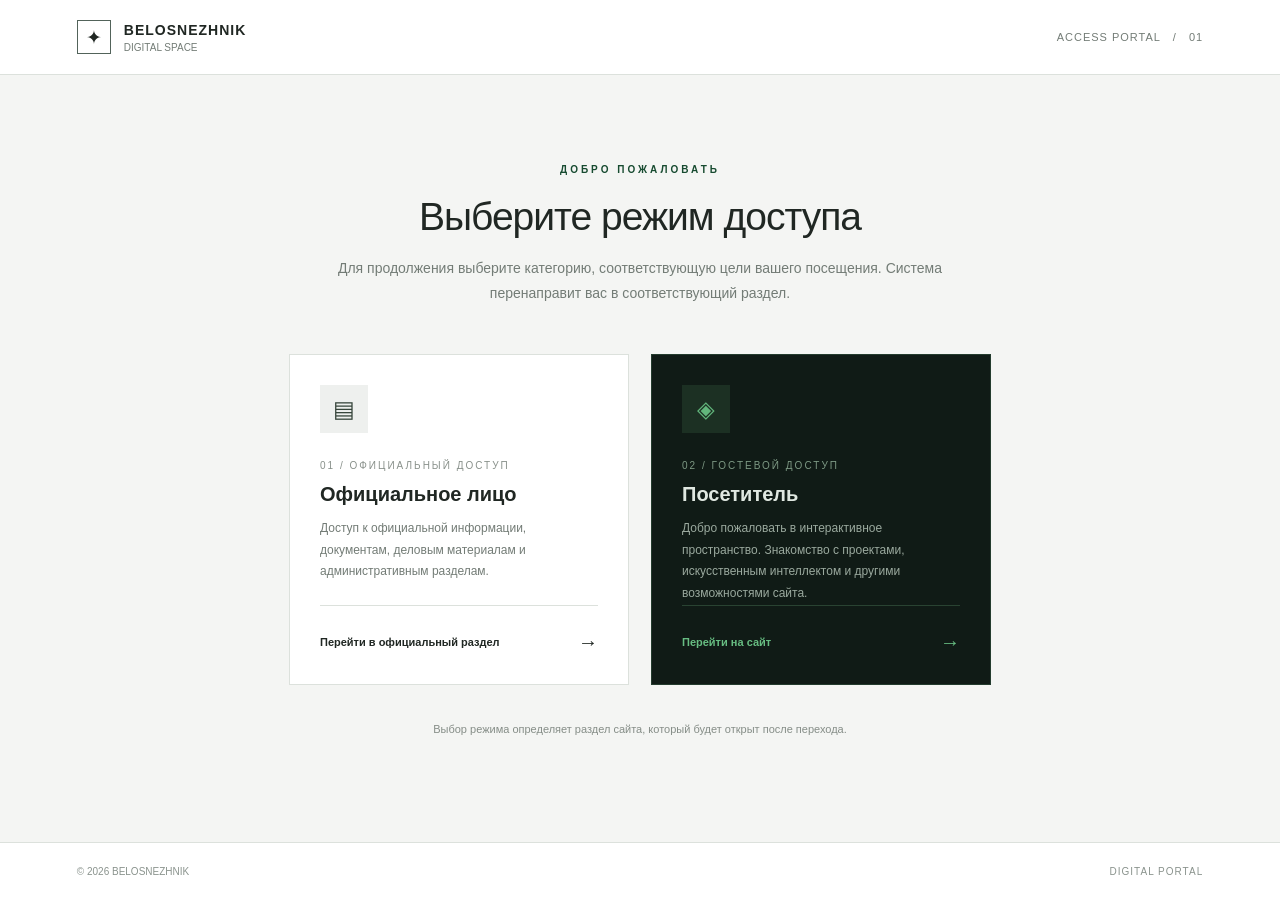
<file: index.html>
<!DOCTYPE html>
<html lang="ru">
<head>
<meta charset="UTF-8">
<meta name="viewport" content="width=device-width, initial-scale=1.0">
<title>Выбор режима доступа</title>

<style>
:root {
    --background: #f4f5f3;
    --white: #ffffff;
    --black: #202723;
    --gray: #737c76;
    --line: #dce1dc;
    --green: #174b30;
    --green-light: #e8f0ea;
}

* {
    margin: 0;
    padding: 0;
    box-sizing: border-box;
}

body {
    min-height: 100vh;
    background: var(--background);
    color: var(--black);
    font-family: Arial, Helvetica, sans-serif;
    display: flex;
    flex-direction: column;
}

/* HEADER */

.header {
    height: 75px;
    border-bottom: 1px solid var(--line);
    background: white;
    display: flex;
    align-items: center;
    justify-content: space-between;
    padding: 0 6%;
}

.brand {
    display: flex;
    align-items: center;
    gap: 13px;
}

.brand-symbol {
    width: 34px;
    height: 34px;
    border: 1px solid #52635a;
    display: flex;
    align-items: center;
    justify-content: center;
    font-size: 19px;
}

.brand-name {
    font-size: 14px;
    font-weight: 700;
    letter-spacing: 1px;
}

.brand-subtitle {
    color: var(--gray);
    font-size: 10px;
    margin-top: 4px;
}

.header-right {
    color: var(--gray);
    font-size: 11px;
    letter-spacing: 1px;
}

/* MAIN */

main {
    flex: 1;
    display: flex;
    flex-direction: column;
    align-items: center;
    justify-content: center;
    padding: 65px 20px 80px;
}

.intro {
    text-align: center;
    margin-bottom: 48px;
    max-width: 650px;
}

.intro-label {
    font-size: 10px;
    letter-spacing: 3px;
    color: var(--green);
    font-weight: 700;
    margin-bottom: 20px;
}

.intro h1 {
    font-size: clamp(27px, 4vw, 39px);
    font-weight: 500;
    letter-spacing: -1px;
    margin-bottom: 17px;
}

.intro p {
    color: var(--gray);
    font-size: 14px;
    line-height: 1.8;
}

/* CHOICE CARDS */

.choices {
    display: grid;
    grid-template-columns: repeat(2, minmax(0, 340px));
    gap: 22px;
    width: 100%;
    max-width: 702px;
}

.choice {
    background: white;
    border: 1px solid var(--line);
    padding: 30px;
    min-height: 290px;
    display: flex;
    flex-direction: column;
    transition: .2s ease;
    cursor: pointer;
    text-decoration: none;
    color: inherit;
}

.choice:hover {
    border-color: #8a9d8f;
    transform: translateY(-3px);
}

/* OFFICIAL */

.official .choice-icon {
    background: #eef0ee;
    color: #35443a;
}

.choice-icon {
    width: 48px;
    height: 48px;
    display: flex;
    align-items: center;
    justify-content: center;
    font-size: 23px;
    margin-bottom: 27px;
}

.choice-number {
    color: #89918b;
    font-size: 10px;
    letter-spacing: 2px;
    margin-bottom: 12px;
}

.choice h2 {
    font-size: 20px;
    font-weight: 600;
    margin-bottom: 12px;
}

.choice p {
    color: var(--gray);
    font-size: 12px;
    line-height: 1.8;
}

.choice-bottom {
    display: flex;
    align-items: center;
    justify-content: space-between;
    margin-top: auto;
    padding-top: 25px;
    border-top: 1px solid var(--line);
}

.choice-label {
    font-size: 11px;
    font-weight: 600;
}

.arrow {
    font-size: 20px;
    transition: .2s;
}

.choice:hover .arrow {
    transform: translateX(5px);
}

/* VISITOR */

.visitor {
    background: #101b16;
    border-color: #243c2e;
    color: #e0e8e1;
}

.visitor:hover {
    border-color: #3b8052;
}

.visitor .choice-icon {
    background: #1c3023;
    color: #62b67c;
}

.visitor .choice-number {
    color: #7d9984;
}

.visitor p {
    color: #9aa99e;
}

.visitor .choice-bottom {
    border-color: #294332;
}

.visitor .choice-label {
    color: #67bd82;
}

.visitor .arrow {
    color: #67bd82;
}

/* INFORMATION */

.notice {
    margin-top: 35px;
    color: #858d87;
    font-size: 11px;
    text-align: center;
    line-height: 1.7;
}

/* FOOTER */

.footer {
    min-height: 58px;
    border-top: 1px solid var(--line);
    background: white;
    display: flex;
    align-items: center;
    justify-content: space-between;
    padding: 0 6%;
    color: #8a938d;
    font-size: 10px;
}

.footer-right {
    letter-spacing: 1px;
}

/* RESPONSIVE */

@media(max-width: 650px) {
    .header {
        padding: 0 20px;
    }

    .header-right {
        display: none;
    }

    main {
        padding: 45px 18px;
    }

    .intro {
        margin-bottom: 32px;
    }

    .choices {
        grid-template-columns: 1fr;
        max-width: 400px;
        gap: 14px;
    }

    .choice {
        min-height: 250px;
    }

    .footer {
        padding: 15px 20px;
        gap: 10px;
        flex-wrap: wrap;
    }
}
</style>
</head>

<body>

<!-- HEADER -->

<header class="header">

    <div class="brand">

        <div class="brand-symbol">✦</div>

        <div>
            <div class="brand-name">BELOSNЕZHNIK</div>
            <div class="brand-subtitle">
                DIGITAL SPACE
            </div>
        </div>

    </div>

    <div class="header-right">
        ACCESS PORTAL &nbsp; / &nbsp; 01
    </div>

</header>


<!-- MAIN -->

<main>

    <section class="intro">

        <div class="intro-label">
            ДОБРО ПОЖАЛОВАТЬ
        </div>

        <h1>Выберите режим доступа</h1>

        <p>
            Для продолжения выберите категорию,
            соответствующую цели вашего посещения.
            Система перенаправит вас в соответствующий раздел.
        </p>

    </section>


    <!-- CHOICES -->

    <section class="choices">

        <!-- OFFICIAL -->

        <a href="official.html"
           class="choice official">

            <div class="choice-icon">
                ▤
            </div>

            <div class="choice-number">
                01 / ОФИЦИАЛЬНЫЙ ДОСТУП
            </div>

            <h2>Официальное лицо</h2>

            <p>
                Доступ к официальной информации,
                документам, деловым материалам
                и административным разделам.
            </p>

            <div class="choice-bottom">

                <span class="choice-label">
                    Перейти в официальный раздел
                </span>

                <span class="arrow">→</span>

            </div>

        </a>


        <!-- VISITOR -->

        <a href="index3.html"
           class="choice visitor">

            <div class="choice-icon">
                ◈
            </div>

            <div class="choice-number">
                02 / ГОСТЕВОЙ ДОСТУП
            </div>

            <h2>Посетитель</h2>

            <p>
                Добро пожаловать в интерактивное
                пространство. Знакомство с проектами,
                искусственным интеллектом и другими
                возможностями сайта.
            </p>

            <div class="choice-bottom">

                <span class="choice-label">
                    Перейти на сайт
                </span>

                <span class="arrow">→</span>

            </div>

        </a>

    </section>


    <div class="notice">
        Выбор режима определяет раздел сайта,
        который будет открыт после перехода.
    </div>

</main>


<!-- FOOTER -->

<footer class="footer">

    <div>
        © 2026 BELOSNЕZHNIK
    </div>

    <div class="footer-right">
        DIGITAL PORTAL
    </div>

</footer>

</body>
</html>
</file>
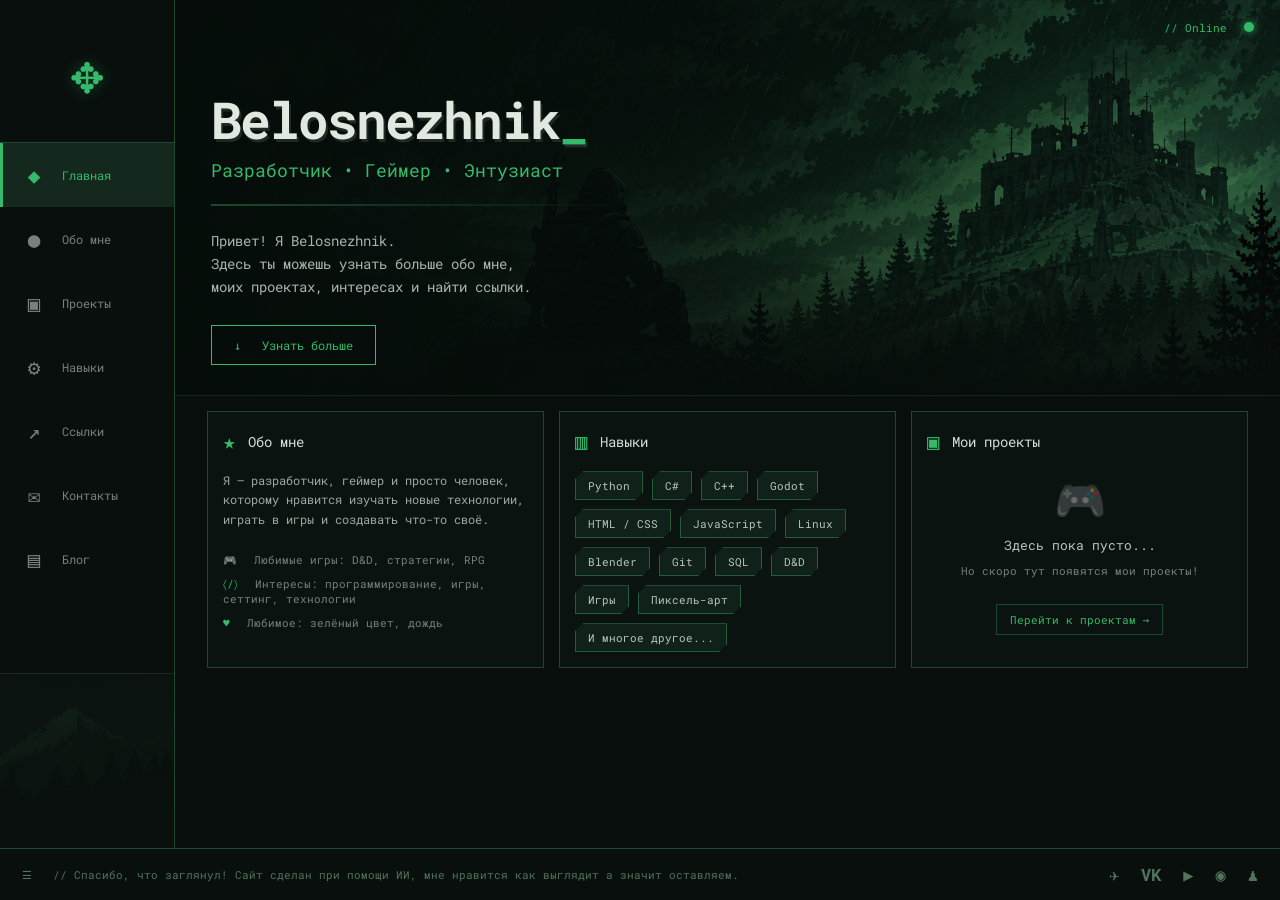
<file: index3.html>
<!DOCTYPE html>
<html lang="ru">
<head>
<meta charset="UTF-8">
<meta name="viewport" content="width=device-width, initial-scale=1.0">
<title>Belosnezhnik — Portfolio</title>

<style>
@import url('https://fonts.googleapis.com/css2?family=Roboto+Mono:wght@400;500;600;700&display=swap');

:root {
    --bg: #080e0c;
    --panel: #0b1411;
    --panel-light: #101b16;
    --green: #35b96a;
    --green-dark: #174b30;
    --border: #1b4830;
    --text: #d0d8d1;
    --muted: #77827b;
    --sidebar-width: 175px;
    --footer-height: 52px;
}

* {
    margin: 0;
    padding: 0;
    box-sizing: border-box;
}

html {
    scroll-behavior: smooth;
}

body {
    background: var(--bg);
    color: var(--text);
    font-family: 'Roboto Mono', monospace;
    min-height: 100vh;
    font-size: 13px;
}

/* =========================
   SIDEBAR
========================= */

.sidebar {
    position: fixed;
    left: 0;
    top: 0;
    bottom: var(--footer-height);
    width: var(--sidebar-width);
    background: #090f0d;
    border-right: 1px solid var(--border);
    display: flex;
    flex-direction: column;
    z-index: 10;
}

.logo {
    height: 143px;
    display: flex;
    align-items: center;
    justify-content: center;
    border-bottom: 1px solid var(--border);
    color: var(--green);
    font-size: 55px;
}

.logo span {
    text-shadow: 0 0 15px #35b96a55;
}

.navigation {
    display: flex;
    flex-direction: column;
    padding-top: 0;
}

.nav-button {
    width: 100%;
    height: 64px;
    display: flex;
    align-items: center;
    gap: 17px;
    padding: 0 20px;
    border: none;
    border-left: 3px solid transparent;
    background: transparent;
    color: var(--muted);
    font-family: inherit;
    font-size: 12px;
    text-align: left;
    cursor: pointer;
    transition: .2s;
}

.nav-button:hover {
    color: var(--green);
    background: #102019;
}

.nav-button.active {
    color: var(--green);
    background: #14281e;
    border-left-color: var(--green);
}

.nav-icon {
    width: 22px;
    font-size: 21px;
    text-align: center;
}

.sidebar-bottom {
    margin-top: auto;
    height: 175px;
    border-top: 1px solid var(--border);
    background:
        linear-gradient(0deg, #09120d 5%, transparent 100%),
        url("bg2.png") center bottom / cover no-repeat;
    opacity: .5;
}

/* =========================
   MAIN
========================= */

.main {
    margin-left: var(--sidebar-width);
    margin-bottom: var(--footer-height);
    min-height: calc(100vh - var(--footer-height));
}

/* =========================
   HERO / BACKGROUND
========================= */

.hero {
    min-height: 395px;
    position: relative;
    padding: 85px 36px 30px;

    background:
        linear-gradient(
            90deg,
            rgba(5, 12, 9, .98) 0%,
            rgba(5, 12, 9, .85) 37%,
            rgba(5, 12, 9, .25) 100%
        ),
        linear-gradient(
            0deg,
            #080e0c 0%,
            transparent 35%
        ),
        url("bg.png");

    background-size: cover;
    background-position: center;
    border-bottom: 1px solid #10271b;
}

.online {
    position: absolute;
    top: 20px;
    right: 26px;
    color: var(--green);
    font-size: 11px;
}

.online-dot {
    display: inline-block;
    width: 10px;
    height: 10px;
    background: var(--green);
    border-radius: 50%;
    margin-left: 10px;
    box-shadow: 0 0 10px var(--green);
}

.hero h1 {
    font-size: clamp(30px, 4vw, 57px);
    font-weight: 700;
    color: #e0e8df;
    letter-spacing: -2px;
    text-shadow: 2px 3px 0 #53625855;
    margin-bottom: 5px;
}

.cursor {
    color: var(--green);
}

.subtitle {
    font-size: 18px;
    color: var(--green);
    margin-bottom: 22px;
}

.hero-line {
    height: 2px;
    max-width: 420px;
    background: linear-gradient(90deg, var(--green-dark), transparent);
    margin-bottom: 23px;
}

.description {
    color: #aab4ad;
    font-size: 14px;
    line-height: 1.65;
    max-width: 440px;
}

.primary-button {
    display: inline-block;
    margin-top: 27px;
    padding: 11px 22px;
    background: transparent;
    border: 1px solid var(--green);
    color: var(--green);
    font-family: inherit;
    font-size: 12px;
    cursor: pointer;
    transition: .2s;
}

.primary-button:hover {
    background: var(--green);
    color: #07100b;
    box-shadow: 0 0 15px #35b96a44;
}

/* =========================
   PAGE CONTENT
========================= */

.page {
    display: none;
    animation: appear .25s ease;
}

.page.active {
    display: block;
}

@keyframes appear {
    from { opacity: 0; transform: translateY(5px); }
    to { opacity: 1; transform: translateY(0); }
}

.page-header {
    padding: 25px 32px 0;
}

.page-header h2 {
    font-size: 23px;
    color: var(--green);
    margin-bottom: 8px;
}

.page-header p {
    color: var(--muted);
}

.cards {
    display: grid;
    grid-template-columns: repeat(3, minmax(0, 1fr));
    gap: 15px;
    padding: 0 32px 24px;
    margin-top: 15px;
}

.card {
    min-height: 230px;
    background: rgba(11, 20, 16, .88);
    border: 1px solid var(--border);
    padding: 15px;
    transition: .2s;
}

.card:hover {
    border-color: var(--green-dark);
}

.card-title {
    display: flex;
    align-items: center;
    gap: 12px;
    font-size: 14px;
    color: #d5ded6;
    margin-bottom: 16px;
}

.card-icon {
    color: var(--green);
    font-size: 21px;
}

.card-text {
    color: #9da89f;
    font-size: 12px;
    line-height: 1.6;
}

.card-details {
    margin-top: 23px;
    display: flex;
    flex-direction: column;
    gap: 9px;
    color: var(--muted);
    font-size: 11px;
}

.detail-icon {
    color: var(--green);
    margin-right: 10px;
}

/* =========================
   SKILLS
========================= */

.skills {
    display: flex;
    flex-wrap: wrap;
    gap: 9px;
}

.skill {
    padding: 6px 12px;
    color: #b9c7bb;
    border: 1px solid #245c39;
    background: #102119;
    font-size: 11px;
    cursor: default;
    clip-path: polygon(
        8px 0, 100% 0, 100% calc(100% - 8px),
        calc(100% - 8px) 100%, 0 100%, 0 8px
    );
}

.skill:hover {
    color: var(--green);
    border-color: var(--green);
}

/* =========================
   PROJECTS
========================= */

.empty-projects {
    min-height: 160px;
    display: flex;
    flex-direction: column;
    align-items: center;
    justify-content: center;
    text-align: center;
    gap: 10px;
}

.empty-icon {
    font-size: 42px;
    opacity: .5;
}

.empty-projects p {
    color: #b9c4ba;
}

.empty-projects small {
    color: var(--muted);
}

.card-button {
    margin-top: 16px;
    padding: 7px 13px;
    background: transparent;
    color: var(--green);
    border: 1px solid var(--green-dark);
    font-family: inherit;
    font-size: 11px;
    cursor: pointer;
}

.card-button:hover {
    background: var(--green);
    color: black;
}

/* =========================
   OTHER PAGES
========================= */

.inner-content {
    padding: 25px 32px;
}

.inner-card {
    background: var(--panel);
    border: 1px solid var(--border);
    padding: 22px;
    margin-bottom: 15px;
}

.inner-card h3 {
    color: var(--green);
    margin-bottom: 12px;
}

.inner-card p {
    color: #9da89f;
    line-height: 1.8;
}

/* =========================
   FOOTER
========================= */

.footer {
    position: fixed;
    bottom: 0;
    left: 0;
    width: 100%;
    height: var(--footer-height);
    background: #080f0c;
    border-top: 1px solid var(--border);
    display: flex;
    align-items: center;
    justify-content: space-between;
    padding: 0 22px;
    z-index: 20;
}

.footer-left {
    color: #52745e;
    font-size: 11px;
}

.footer-links {
    display: flex;
    align-items: center;
    gap: 22px;
}

.footer-links a {
    text-decoration: none;
    color: #52745e;
    font-size: 17px;
    font-weight: bold;
    transition: .2s;
}

.footer-links a:hover {
    color: var(--green);
}

/* =========================
   RESPONSIVE
========================= */

@media (max-width: 950px) {
    .cards {
        grid-template-columns: repeat(2, minmax(0, 1fr));
    }
}

@media (max-width: 650px) {
    :root {
        --sidebar-width: 65px;
    }

    .logo {
        height: 80px;
        font-size: 30px;
    }

    .nav-button {
        justify-content: center;
        padding: 0;
        height: 55px;
    }

    .nav-button span:last-child {
        display: none;
    }

    .nav-icon {
        font-size: 20px;
    }

    .sidebar-bottom {
        display: none;
    }

    .hero {
        min-height: 340px;
        padding: 75px 20px 25px;
    }

    .hero h1 {
        font-size: 30px;
    }

    .subtitle {
        font-size: 13px;
    }

    .description {
        font-size: 12px;
    }

    .cards {
        grid-template-columns: 1fr;
        padding: 0 15px 20px;
    }

    .page-header {
        padding: 20px 15px;
    }

    .footer {
        padding: 0 10px;
    }

    .footer-links {
        gap: 12px;
    }
}
</style>
</head>

<body>

<!-- =========================
     SIDEBAR
========================= -->

<aside class="sidebar">

    <div class="logo">
        <span>✥</span>
    </div>

    <nav class="navigation">

        <button class="nav-button active"
            onclick="openPage('home', this)">
            <span class="nav-icon">◆</span>
            <span>Главная</span>
        </button>

        <button class="nav-button"
            onclick="openPage('about', this)">
            <span class="nav-icon">●</span>
            <span>Обо мне</span>
        </button>

        <button class="nav-button"
            onclick="openPage('projects', this)">
            <span class="nav-icon">▣</span>
            <span>Проекты</span>
        </button>

        <button class="nav-button"
            onclick="openPage('skills', this)">
            <span class="nav-icon">⚙</span>
            <span>Навыки</span>
        </button>

        <button class="nav-button"
            onclick="openPage('links', this)">
            <span class="nav-icon">↗</span>
            <span>Ссылки</span>
        </button>

        <button class="nav-button"
            onclick="openPage('contacts', this)">
            <span class="nav-icon">✉</span>
            <span>Контакты</span>
        </button>

        <button class="nav-button"
            onclick="openPage('blog', this)">
            <span class="nav-icon">▤</span>
            <span>Блог</span>
        </button>

    </nav>

    <div class="sidebar-bottom"></div>

</aside>


<!-- =========================
     MAIN
========================= -->

<main class="main">

    <!-- HERO -->
    <header class="hero">

        <div class="online">
            // Online <span class="online-dot"></span>
        </div>

        <h1>Belosnezhnik<span class="cursor">_</span></h1>

        <div class="subtitle">
            Разработчик • Геймер • Энтузиаст
        </div>

        <div class="hero-line"></div>

        <p class="description">
            Привет! Я Belosnezhnik.<br>
            Здесь ты можешь узнать больше обо мне,<br>
            моих проектах, интересах и найти ссылки.
        </p>

        <button class="primary-button"
            onclick="openPage('about',
            document.querySelectorAll('.nav-button')[1])">
            ↓ &nbsp; Узнать больше
        </button>

    </header>


    <!-- =========================
         HOME PAGE
    ========================= -->

    <section class="page active" id="home">

        <div class="cards">

            <!-- ABOUT CARD -->
            <article class="card">

                <div class="card-title">
                    <span class="card-icon">★</span>
                    <span>Обо мне</span>
                </div>

                <p class="card-text">
                    Я — разработчик, геймер и просто
                    человек, которому нравится изучать
                    новые технологии, играть в игры
                    и создавать что-то своё.
                </p>

                <div class="card-details">
                    <div><span class="detail-icon">🎮</span>
                        Любимые игры: D&D, стратегии, RPG
                    </div>
                    <div><span class="detail-icon">〈/〉</span>
                        Интересы: программирование, игры, сеттинг, технологии
                    </div>
                    <div><span class="detail-icon">♥</span>
                        Любимое: зелёный цвет, дождь
                    </div>
                </div>

            </article>


            <!-- SKILLS CARD -->
            <article class="card">

                <div class="card-title">
                    <span class="card-icon">▥</span>
                    <span>Навыки</span>
                </div>

                <div class="skills">
                    <span class="skill">Python</span>
                    <span class="skill">C#</span>
                    <span class="skill">C++</span>
                    <span class="skill">Godot</span>
                    <span class="skill">HTML / CSS</span>
                    <span class="skill">JavaScript</span>
                    <span class="skill">Linux</span>
                    <span class="skill">Blender</span>
                    <span class="skill">Git</span>
                    <span class="skill">SQL</span>
                    <span class="skill">D&D</span>
                    <span class="skill">Игры</span>
                    <span class="skill">Пиксель-арт</span>
                    <span class="skill">И многое другое...</span>
                </div>

            </article>


            <!-- PROJECTS CARD -->
            <article class="card">

                <div class="card-title">
                    <span class="card-icon">▣</span>
                    <span>Мои проекты</span>
                </div>

                <div class="empty-projects">
                    <span class="empty-icon">🎮</span>
                    <p>Здесь пока пусто...</p>
                    <small>Но скоро тут появятся мои проекты!</small>

                    <button class="card-button"
                        onclick="openPage('projects',
                        document.querySelectorAll('.nav-button')[2])">
                        Перейти к проектам →
                    </button>
                </div>

            </article>

        </div>

    </section>


    <!-- =========================
         ABOUT PAGE
    ========================= -->

    <section class="page" id="about">

        <div class="page-header">
            <h2>Обо мне</h2>
            <p>// Немного информации обо мне</p>
        </div>

        <div class="inner-content">

            <div class="inner-card">
                <h3>Привет!</h3>
                <p>
                    Здесь можно разместить подробную
                    информацию о себе, своих увлечениях,
                    интересах и занятиях.
                </p>
            </div>

            <div class="inner-card">
                <h3>Мои интересы</h3>
                <p>Программирование, игры, технологии,
                творчество и многое другое.</p>
            </div>

        </div>

    </section>


    <!-- =========================
         PROJECTS PAGE
    ========================= -->

    <section class="page" id="projects">

        <div class="page-header">
            <h2>Мои проекты</h2>
            <p>// Мои разработки и работы</p>
        </div>

        <div class="inner-content">
            <div class="inner-card">
                <h3>Проект 01</h3>
                <p>Описание проекта.</p>
            </div>

            <div class="inner-card">
                <h3>Проект 02</h3>
                <p>Описание проекта.</p>
            </div>
        </div>

    </section>


    <!-- =========================
         SKILLS PAGE
    ========================= -->

    <section class="page" id="skills">

        <div class="page-header">
            <h2>Навыки</h2>
            <p>// Технологии и инструменты</p>
        </div>

        <div class="inner-content">
            <div class="inner-card">
                <h3>Мои навыки</h3>
                <div class="skills">
                    <span class="skill">Python</span>
                    <span class="skill">C#</span>
                    <span class="skill">C++</span>
                    <span class="skill">Godot</span>
                    <span class="skill">HTML / CSS</span>
                    <span class="skill">JavaScript</span>
                    <span class="skill">Linux</span>
                    <span class="skill">Blender</span>
                    <span class="skill">Git</span>
                    <span class="skill">SQL</span>
                </div>
            </div>
        </div>

    </section>


    <!-- =========================
         LINKS PAGE
    ========================= -->

    <section class="page" id="links">

        <div class="page-header">
            <h2>Ссылки</h2>
            <p>// Мои ресурсы в интернете</p>
        </div>

        <div class="inner-content">
            <div class="inner-card">
                <h3>Полезные ссылки</h3>
                <p>Здесь будут располагаться ссылки.</p>
            </div>
        </div>

    </section>


    <!-- =========================
         CONTACTS PAGE
    ========================= -->

    <section class="page" id="contacts">

        <div class="page-header">
            <h2>Контакты</h2>
            <p>// Связаться со мной</p>
        </div>

        <div class="inner-content">
            <div class="inner-card">
                <h3>Мои контакты</h3>
                <p>Здесь можно разместить контактную информацию.</p>
            </div>
        </div>

    </section>


    <!-- =========================
         BLOG PAGE
    ========================= -->

    <section class="page" id="blog">

        <div class="page-header">
            <h2>Блог</h2>
            <p>// Новости и публикации</p>
        </div>

        <div class="inner-content">
            <div class="inner-card">
                <h3>Записи</h3>
                <p>Здесь пока нет публикаций.</p>
            </div>
        </div>

    </section>

</main>


<!-- =========================
     FOOTER
========================= -->

<footer class="footer">

    <div class="footer-left">
        ☰ &nbsp; // Спасибо, что заглянул! Сайт сделан при помощи ИИ, мне нравится как выглядит а значит оставляем.
    </div>

    <div class="footer-links">
        <a href="#" title="Telegram">✈</a>
        <a href="#" title="VK">VK</a>
        <a href="#" title="YouTube">▶</a>
        <a href="#" title="GitHub">◉</a>
        <a href="#" title="Steam">♟</a>
    </div>

</footer>


<!-- =========================
     JAVASCRIPT
========================= -->

<script>

function openPage(pageId, button) {

    // Скрываем все страницы
    document.querySelectorAll('.page').forEach(page => {
        page.classList.remove('active');
    });

    // Убираем активное состояние кнопок
    document.querySelectorAll('.nav-button').forEach(btn => {
        btn.classList.remove('active');
    });

    // Показываем выбранную страницу
    const page = document.getElementById(pageId);

    if (page) {
        page.classList.add('active');
    }

    // Подсвечиваем выбранную кнопку
    if (button) {
        button.classList.add('active');
    }

    // Возвращаем прокрутку вверх
    document.querySelector('.main').scrollTop = 0;
}

</script>

</body>
</html>
</file>
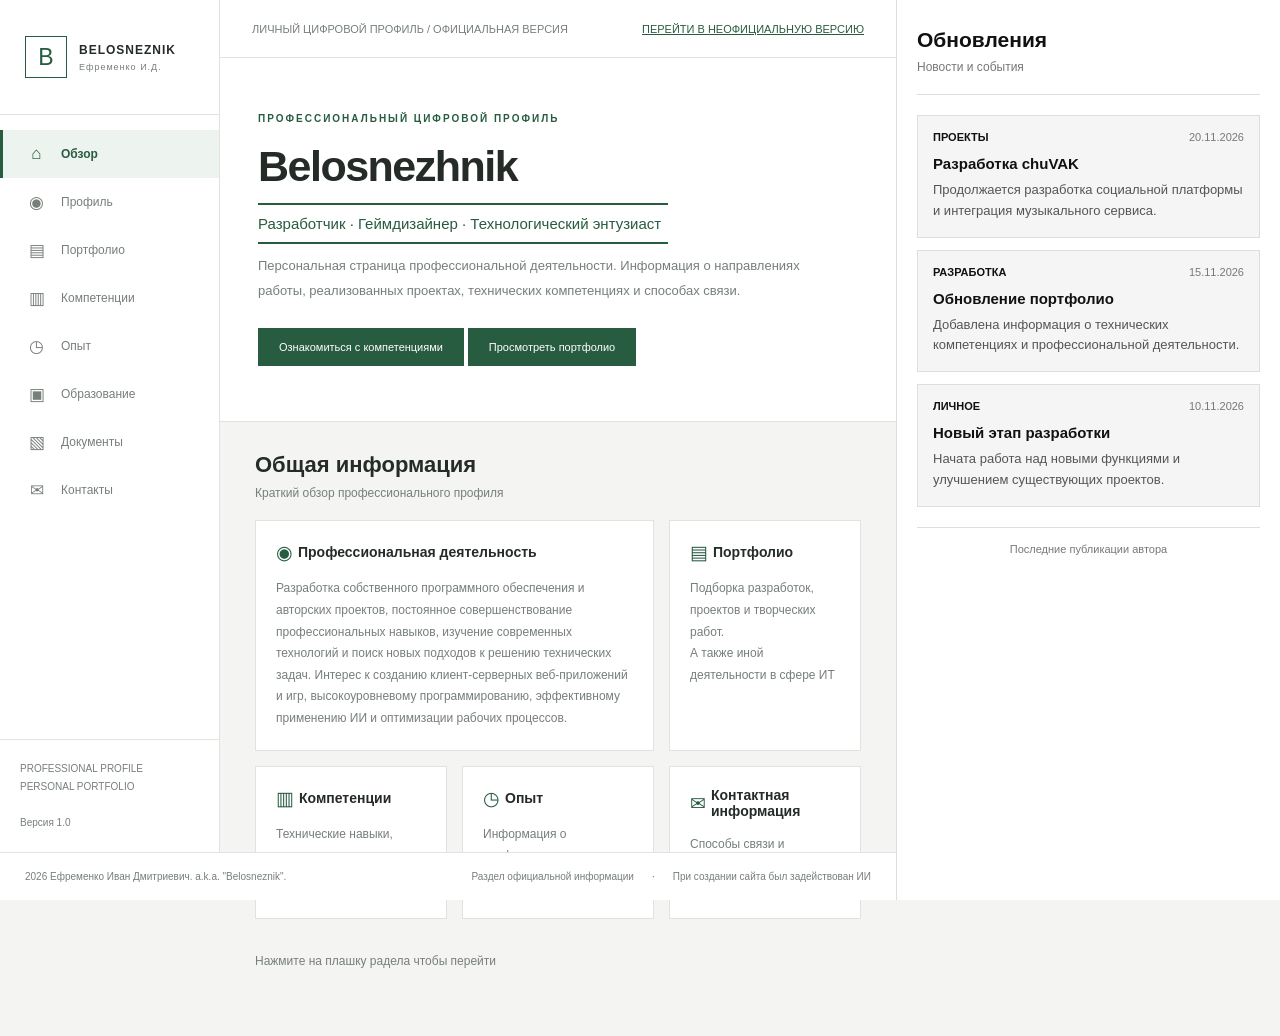
<file: official.html>
<!DOCTYPE html>
<html lang="ru">
<head>
<meta charset="UTF-8">
<meta name="viewport" content="width=device-width, initial-scale=1.0">
<title>Ефременко И.Д. — Цифровой профиль</title>

<style>
:root {
    --bg: #f4f5f3;
    --white: #ffffff;
    --text: #252b27;
    --muted: #777f79;
    --line: #dfe4df;
    --green: #285c40;
    --green-light: #edf3ee;
    --sidebar: #ffffff;
    --sidebar-width: 220px;
    --footer-height: 48px;

    /* Уровни компетенций */
    --skill-beginner: #ff5555;
    --skill-basic: #ff963d;
    --skill-intermediate: #f0d344;
    --skill-advanced: #a5d94e;
    --skill-expert: #35d47b;
    --skill-learning: #50aaff;

    /* Фон */
    --skill-bg-opacity: 0.22;
}

* {
    margin: 0;
    padding: 0;
    box-sizing: border-box;
}

body {
    font-family: Arial, sans-serif;
    background: var(--bg);
    color: var(--text);
    font-size: 14px;
}

/* SIDEBAR */

.sidebar {
    position: fixed;
    inset: 0 auto var(--footer-height) 0;
    width: var(--sidebar-width);
    background: var(--sidebar);
    border-right: 1px solid var(--line);
    display: flex;
    flex-direction: column;
    z-index: 10;
}

.logo {
    height: 115px;
    display: flex;
    align-items: center;
    padding: 25px;
    border-bottom: 1px solid var(--line);
}

.logo-symbol {
    width: 42px;
    height: 42px;
    border: 1px solid var(--green);
    color: var(--green);
    display: flex;
    align-items: center;
    justify-content: center;
    font-size: 23px;
}

.logo-text {
    margin-left: 12px;
    font-size: 12px;
    font-weight: bold;
    letter-spacing: 1px;
}

.logo-text small {
    display: block;
    margin-top: 5px;
    color: var(--muted);
    font-size: 9px;
    font-weight: normal;
}

.navigation {
    padding-top: 15px;
}

.nav-button {
    width: 100%;
    height: 48px;
    padding: 0 24px;
    display: flex;
    align-items: center;
    gap: 15px;
    background: transparent;
    border: none;
    border-left: 3px solid transparent;
    color: var(--muted);
    font-size: 12px;
    text-align: left;
    cursor: pointer;
    transition: .2s;
}

.nav-button:hover {
    background: #f4f7f4;
    color: var(--green);
}

.nav-button.active {
    color: var(--green);
    background: var(--green-light);
    border-left-color: var(--green);
    font-weight: 600;
}

.nav-icon {
    width: 19px;
    text-align: center;
    font-size: 17px;
}

.sidebar-info {
    margin-top: auto;
    padding: 20px;
    border-top: 1px solid var(--line);
    color: var(--muted);
    font-size: 10px;
    line-height: 1.8;
}

/* MAIN */

.main {
    margin-left: var(--sidebar-width);
    margin-bottom: var(--footer-height);
    min-height: calc(100vh - var(--footer-height));
}

/* HEADER */

.topbar {
    height: 58px;
    background: white;
    border-bottom: 1px solid var(--line);
    display: flex;
    align-items: center;
    justify-content: space-between;
    padding: 0 32px;
}

.breadcrumb {
    color: var(--muted);
    font-size: 11px;
}

.status {
    color: var(--green);
    font-size: 10px;
}

.status::before {
    content: "";
    display: inline-block;
    width: 7px;
    height: 7px;
    border-radius: 50%;
    background: #47885b;
    margin-right: 8px;
}

/* HERO */

.hero {
    background: white;
    padding: 55px 38px;
    border-bottom: 1px solid var(--line);
    display: none;
}

.hero.active {
    display: block;
}

.hero-label {
    color: var(--green);
    font-size: 10px;
    letter-spacing: 2px;
    margin-bottom: 18px;
    font-weight: 600;
}

.hero h1 {
    font-size: clamp(30px, 4vw, 43px);
    font-weight: 600;
    letter-spacing: -1.5px;
    margin-bottom: 12px;
}

.hero-subtitle {
    color: var(--green);
    font-size: 15px;
    margin-bottom: 23px;
}

.hero-line {
    width: 85px;
    height: 2px;
    background: var(--green);
    margin-bottom: 22px;
}

.hero-description {
    max-width: 590px;
    color: var(--muted);
    line-height: 1.9;
    font-size: 13px;
}

.hero-button {
    display: inline-block;
    margin-top: 25px;
    padding: 12px 20px;
    background: var(--green);
    color: white;
    border: 1px solid var(--green);
    font-size: 11px;
    cursor: pointer;
}

.hero-button:hover {
    background: #1d4931;
}

/* PAGE CONTENT */

.page {
    display: none;
    animation: show .2s ease;
}

.page.active {
    display: block;
}

@keyframes show {
    from {opacity: 0; transform: translateY(5px);}
    to {opacity: 1; transform: translateY(0);}
}

.section-heading {
    padding: 30px 35px 20px;
}

.section-heading h2 {
    font-size: 22px;
    font-weight: 600;
    margin-bottom: 8px;
}

.section-heading p {
    color: var(--muted);
    font-size: 12px;
}

.content {
    padding: 0 35px 35px;
}

/* GRID */

.grid {
    display: grid;
    grid-template-columns: repeat(3, minmax(0, 1fr));
    gap: 15px;
}

.card {
    background: white;
    border: 1px solid var(--line);
    padding: 20px;
}

.card h3 {
    font-size: 14px;
    margin-bottom: 15px;
    font-weight: 600;
}

.card p {
    font-size: 12px;
    line-height: 1.8;
    color: var(--muted);
}

.card-icon {
    color: var(--green);
    font-size: 19px;
    margin-bottom: 14px;
}

/* PROFILE */

.profile-card {
    grid-column: span 2;
}

.profile-card-title {
    display: flex;
    align-items: center;
    gap: 5px;
}

.profile-details {
    display: grid;
    grid-template-columns: 1fr 1fr;
    gap: 14px;
    margin-top: 20px;
}

.detail {
    padding-top: 12px;
    border-top: 1px solid var(--line);
}

.detail small {
    color: var(--muted);
    display: block;
    margin-bottom: 5px;
    font-size: 10px;
}

.detail strong {
    font-size: 12px;
    font-weight: 500;
}

/* SKILLS */

.skill-group {
    margin-bottom: 24px;
}

.skill-group h3 {
    font-size: 13px;
    margin-bottom: 13px;
}

.skills {
    display: flex;
    flex-wrap: wrap;
    gap: 8px;
}

.skill {
    border: 1px solid #d9e3da;
    background: #f7f9f7;
    color: #395d43;
    padding: 8px 12px;
    font-size: 11px;
}


.skill {
    display: inline-block;
    padding: 6px 12px;
    border-radius: 6px;
    font-size: 14px;
    border: 1px solid currentColor;
    background: color-mix(in srgb, currentColor calc(var(--skill-bg-opacity) * 100%), transparent);
}

/* Начальный уровень */
.skill--beginner {
    color: var(--skill-beginner);
}

/* Базовые знания */
.skill--basic {
    color: var(--skill-basic);
}

/* Средний уровень */
.skill--intermediate {
    color: var(--skill-intermediate);
}

/* Хорошее владение */
.skill--advanced {
    color: var(--skill-advanced);
}

/* Отличное владение */
.skill--expert {
    color: var(--skill-expert);
}

/* В процессе изучения */
.skill--learning {
    color: var(--skill-learning);
}


/* PROJECTS */

.project {
    background: white;
    border: 1px solid var(--line);
    margin-bottom: 13px;
    padding: 22px;
}

.project-top {
    display: flex;
    justify-content: space-between;
    gap: 15px;
    margin-bottom: 12px;
}

.project h3 {
    font-size: 15px;
}

.project-status {
    font-size: 10px;
    color: var(--green);
}

.project p {
    color: var(--muted);
    font-size: 12px;
    line-height: 1.8;
}

.project-tags {
    display: flex;
    flex-wrap: wrap;
    gap: 7px;
    margin-top: 15px;
}

.project-tags span {
    background: #f0f3f0;
    padding: 6px 9px;
    color: #536357;
    font-size: 10px;
}

/* EXPERIENCE */

.timeline {
    border-left: 1px solid #cbd7cc;
    margin-left: 8px;
    padding-left: 24px;
}

.timeline-item {
    position: relative;
    padding-bottom: 30px;
}

.timeline-item::before {
    content: "";
    position: absolute;
    left: -29px;
    top: 4px;
    width: 9px;
    height: 9px;
    background: var(--green);
    border: 2px solid white;
    outline: 1px solid var(--green);
    border-radius: 50%;
}

.timeline-item h3 {
    font-size: 14px;
    margin-bottom: 7px;
}

.timeline-item small {
    color: var(--green);
    font-size: 10px;
}

.timeline-item p {
    color: var(--muted);
    font-size: 12px;
    margin-top: 10px;
    line-height: 1.8;
}

/* CONTACTS */

.contact-row {
    display: flex;
    justify-content: left;
    align-items: center;
    padding: 15px 0;
    border-bottom: 1px solid var(--line);
}

.contact-row span {
    color: var(--muted);
    font-size: 12px;
}

.contact-row a {
    color: var(--green);
    text-decoration: none;
    font-size: 12px;
    margin-left: 5px;
}

/* FOOTER */

.footer {
    position: fixed;
    bottom: 0;
    left: 0;
    width: 100%;
    height: var(--footer-height);
    background: white;
    border-top: 1px solid var(--line);
    display: flex;
    align-items: center;
    justify-content: space-between;
    padding: 0 25px;
    color: var(--muted);
    font-size: 10px;
    z-index: 20;
}

.footer.footer80{
    width: 80%;
}

.footer-links {
    display: flex;
    gap: 18px;
}

.footer-links a {
    color: var(--muted);
    text-decoration: none;
}

/* RESPONSIVE */

@media(max-width: 1000px) {
    .grid {
        grid-template-columns: repeat(2, minmax(0, 1fr));
    }
}

@media(max-width: 650px) {
    :root {
        --sidebar-width: 65px;
    }

    .logo {
        height: 75px;
        padding: 10px;
        justify-content: center;
    }

    .logo-symbol {
        width: 36px;
        height: 36px;
    }

    .logo-text,
    .sidebar-info,
    .nav-button span:last-child {
        display: none;
    }

    .nav-button {
        justify-content: center;
        padding: 0;
        height: 48px;
    }

    .hero {
        padding: 35px 20px;
    }

    .topbar {
        padding: 0 15px;
    }

    .content {
        padding: 0 15px 25px;
    }

    .section-heading {
        padding: 25px 15px 18px;
    }

    .grid {
        grid-template-columns: 1fr;
    }

    .profile-card {
        grid-column: span 1;
    }

    .profile-details {
        grid-template-columns: 1fr;
    }

    .footer {
        padding: 0 10px;
    }
}


:root {
    --updates-width: 30%;
    --updates-min-width: 180px;
    --updates-max-width: 680px;

    /* Белая панель */
    --updates-bg: #ffffff;
    --updates-card-bg: #f5f5f5;
    --updates-border: #dedede;
    --updates-text: #111111;
    --updates-muted: #666666;
    --updates-accent: #111111;

    --updates-speed: 0.3s;
}

.updates-toggle {
    display: none;
}

/* Панель */
.updates-panel {
    position: fixed;
    z-index: 999;
    top: 0;
    right: 0;

    width: clamp(
        var(--updates-min-width),
        var(--updates-width),
        var(--updates-max-width)
    );

    height: 100vh;
    box-sizing: border-box;

    background: var(--updates-bg);
    color: var(--updates-text);
    border-left: 1px solid var(--updates-border);

    display: flex;
    transition: transform var(--updates-speed) ease;
}

/* Кнопка */
.updates-toggle-btn {
    position: absolute;
    left: -42px;
    top: 50%;

    width: 42px;
    height: 64px;

    display: flex;
    align-items: center;
    justify-content: center;

    background: #ffffff;
    color: #111111;

    border: 1px solid var(--updates-border);
    border-right: none;

    cursor: pointer;
    transform: translateY(-50%);
}

.updates-arrow {
    transition: transform var(--updates-speed);
}

/* Содержимое */
.updates-content {
    width: 100%;
    height: 100%;
    box-sizing: border-box;
    overflow-y: auto;
    padding: 28px 20px;

    scrollbar-width: thin;
    scrollbar-color: #999 transparent;
}

/* Заголовок */
.updates-heading {
    padding-bottom: 20px;
    margin-bottom: 20px;
    border-bottom: 1px solid var(--updates-border);
}

.updates-heading h3 {
    margin: 0 0 6px;
    color: #111111;
    font-size: 21px;
}

.updates-heading span {
    color: #777777;
    font-size: 12px;
}

/* Новости */
.update-item {
    padding: 15px;
    margin-bottom: 12px;

    background: var(--updates-card-bg);
    border: 1px solid var(--updates-border);
    border-radius: 0;
}

.update-meta {
    display: flex;
    justify-content: space-between;
    gap: 8px;
    margin-bottom: 12px;
    font-size: 11px;
}

.update-category {
    color: #111111;
    font-weight: 700;
    text-transform: uppercase;
}

.update-date {
    color: #777777;
}

.update-item h4 {
    margin: 0 0 8px;
    color: #111111;
    font-size: 15px;
}

.update-item p {
    margin: 0;
    color: #555555;
    font-size: 13px;
    line-height: 1.6;
}

.updates-footer {
    padding-top: 15px;
    margin-top: 20px;
    border-top: 1px solid var(--updates-border);
    color: #777777;
    font-size: 11px;
    text-align: center;
}

/* Стрелка */
.updates-toggle:checked ~ .updates-panel .updates-arrow {
    transform: rotate(180deg);
}

/* Широкие экраны */
@media (min-width: 1000px) {
    body {
        margin-right: clamp(
            var(--updates-min-width),
            var(--updates-width),
            var(--updates-max-width)
        );
        transition: margin-right var(--updates-speed) ease;
    }

    .updates-panel {
        transform: translateX(0);
    }

    .updates-toggle-btn {
        display: none;
    }

    .footer{
        width: 70%;
    }
}

/* Узкие экраны */
@media (max-width: 999px) {
    .updates-panel {
        transform: translateX(100%);
    }

    .updates-toggle-btn {
        display: flex;
    }

    .updates-toggle:checked ~ .updates-panel {
        transform: translateX(0);
    }
}

</style>
</head>

<body>

<!-- SIDEBAR -->

<aside class="sidebar">

    <div class="logo">
        <div class="logo-symbol">B</div>
        <div class="logo-text">
            BELOSNEZNIK
            <small>Ефременко И.Д.</small>
        </div>
    </div>

    <nav class="navigation">

        <button class="nav-button active" id="nav-home"
            onclick="openPage('home',this)">
            <span class="nav-icon">⌂</span>
            <span>Обзор</span>
        </button>

        <button class="nav-button" id="nav-profile
            onclick="openPage('profile',this)">
            <span class="nav-icon">◉</span>
            <span>Профиль</span>
        </button>

        <button class="nav-button" id="nav-portfolio"
            onclick="openPage('portfolio',this)">
            <span class="nav-icon">▤</span>
            <span>Портфолио</span>
        </button>

        <button class="nav-button" id="nav-skills"
            onclick="openPage('skills',this)">
            <span class="nav-icon">▥</span>
            <span>Компетенции</span>
        </button>

        <button class="nav-button" id="nav-expirience"
            onclick="openPage('experience',this)">
            <span class="nav-icon">◷</span>
            <span>Опыт</span>
        </button>

        <button class="nav-button" id="nav-education"
            onclick="openPage('education',this)">
            <span class="nav-icon">▣</span>
            <span>Образование</span>
        </button>

        <button class="nav-button" id="nav-documents"
            onclick="openPage('documents',this)">
            <span class="nav-icon">▧</span>
            <span>Документы</span>
        </button>

        <button class="nav-button" id="nav-contacts"
            onclick="openPage('contacts',this)">
            <span class="nav-icon">✉</span>
            <span>Контакты</span>
        </button>

    </nav>

    <div class="sidebar-info">
        PROFESSIONAL PROFILE<br>
        PERSONAL PORTFOLIO<br><br>
        Версия 1.0
    </div>

</aside>

<main class="main">
    <header class="topbar">
        <div class="breadcrumb">
            ЛИЧНЫЙ ЦИФРОВОЙ ПРОФИЛЬ / ОФИЦИАЛЬНАЯ ВЕРСИЯ
        </div>
        <div class="breadcrumb" >
            <a href="index3.html" style="color: var(--green)">
            ПЕРЕЙТИ В НЕОФИЦИАЛЬНУЮ ВЕРСИЮ
            </a>
        </div>
    </header>

    <!-- HEROS -->

    <section class="hero active" id="home-hero">
        <div class="hero-label">ПРОФЕССИОНАЛЬНЫЙ ЦИФРОВОЙ ПРОФИЛЬ</div>

        <h1>Belosnezhnik</h1>

        <div class="hero-line" style="width: 410px; margin-bottom: 10px; margin-top: 10px;"></div>

        <div class="hero-subtitle" style="margin-bottom: 0px;">
            Разработчик · Геймдизайнер · Технологический энтузиаст
        </div>

        <div class="hero-line" style="width: 410px; margin-bottom: 10px; margin-top: 10px;"></div>

        <p class="hero-description">
            Персональная страница профессиональной деятельности.
            Информация о направлениях работы, реализованных проектах,
            технических компетенциях и способах связи.
        </p>

        <button class="hero-button"
            onclick="openPage('skills',
            document.querySelectorAll('.nav-button')[2])">
            Ознакомиться с компетенциями
        </button>

        <button class="hero-button"
            onclick="openPage('portfolio',
            document.querySelectorAll('.nav-button')[2])">
            Просмотреть портфолио
        </button>
    </section>

    <section class="hero" id="education-hero">

        <h1>Список образований</h1>

        <div class="hero-line" style="width: 190px; margin-bottom: 10px; margin-top: 10px;"></div>

        <div class="hero-subtitle" style="margin-bottom: 0px;">
            Школьное · СПО · Другое
        </div>

        <div class="hero-line" style="width: 190px; margin-bottom: 10px; margin-top: 10px;"></div>

        <p class="hero-description">
            Страница с информацией о полученном образовании, освоенных специальностях, пройденных курсах и профессиональной подготовке.
        </p>

    </section>


    <section class="hero" id="skills-hero">

        <h1>Компетенции</h1>

        <div class="hero-line" style="width: 390px; margin-bottom: 10px; margin-top: 10px;"></div>

        <div class="hero-subtitle" style="margin-bottom: 0px;">
            Технические навыки · Инструменты · Направления
        </div>

        <div class="hero-line" style="width: 390px; margin-bottom: 10px; margin-top: 10px;"></div>

        <p class="hero-description">
            Список технических компетенций и используемых инструментов.
            Цветовая маркировка отражает субъективную оценку автором
            собственного уровня владения каждым навыком.
        </p>

        <div class="skills" style="justify-content: center; margin-top: 20px;">
            <span class="skill skill--beginner">Начальный</span>
            <span class="skill skill--basic">Базовый</span>
            <span class="skill skill--intermediate">Средний</span>
            <span class="skill skill--advanced">Хороший</span>
            <span class="skill skill--expert">Отличный</span>
            <span class="skill skill--learning">Изучаю</span>
        </div>

    </section>

    <!-- PAGES -->

    <section class="page active" id="home">

        <div class="section-heading">
            <h2>Общая информация</h2>
            <p>Краткий обзор профессионального профиля</p>
        </div>

        <div class="content" style="padding: 0px 35px 0px;">

            <div class="grid">

                <article class="card profile-card">
                    <div class="profile-card-title">
                        <div class="card-icon">◉ </div>
                        <h3>Профессиональная деятельность</h3>
                    </div>
                    <p>
                    Разработка собственного программного обеспечения и авторских проектов, постоянное совершенствование профессиональных навыков, изучение современных технологий и поиск новых подходов к решению технических задач. Интерес к созданию клиент-серверных веб-приложений и игр, высокоуровневому программированию, эффективному применению ИИ и оптимизации рабочих процессов.
                    </p>
                </article>

                <article class="card"
                onclick="openPage('profile',document.getElementById('nav-profile'))"
                >
                    <div class="profile-card-title">
                        <div class="card-icon">▤</div>
                        <h3>Портфолио</h3>
                    </div>
                    <p>
                        Подборка разработок,
                        проектов и творческих работ.<br>
                        А также иной деятельности в сфере ИТ
                    </p>
                </article>

                <article class="card"
                onclick="openPage('skills',document.getElementById('nav-skills'))"
                >
                    <div class="profile-card-title">
                        <div class="card-icon">▥</div>
                        <h3>Компетенции</h3>
                    </div>
                    <p>
                        Технические навыки,
                        инструменты и технологии.
                    </p>
                </article>

                <article class="card"
                onclick="openPage('experience',document.getElementById('nav-experience'))"
                >
                    <div class="profile-card-title">
                        <div class="card-icon">◷</div>
                        <h3>Опыт</h3>
                    </div>
                    <p>
                        Информация о профессиональном
                        и проектном опыте.
                    </p>
                </article>

                <article class="card"
                onclick="openPage('contacts',document.getElementById('nav-contacts'))"
                >
                    <div class="profile-card-title">
                        <div class="card-icon">✉</div>
                        <h3>Контактная информация</h3>
                    </div>
                    <p>
                        Способы связи и взаимодействия
                        по вопросам сотрудничества.
                    </p>
                </article>

            </div>

        </div>

        <div class="section-heading" style="margin-top: 5px;">
            <p>Нажмите на плашку радела чтобы перейти</p>
        </div>
    </section>

    <section class="page" id="profile">

        <div class="section-heading">
            <h2>Профиль</h2>
            <p>Персональная и профессиональная информация</p>
        </div>

        <div class="content">
            <article class="card">
                <h3>Общая информация</h3>
                <p>
                    Здесь размещается подробное описание
                    профессиональной деятельности,
                    интересов, специализации и целей.
                </p>
                <br>
                <h3>Направления деятельности</h3>
                <p>
                    Программирование, разработка игр,
                    цифровые технологии, проектирование
                    интерфейсов и интерактивных систем.
                </p>
            </article>
        </div>

    </section>

    <section class="page" id="portfolio">

        <div class="section-heading">
            <h2>Портфолио</h2>
            <p>Избранные проекты и выполненные работы</p>
        </div>

        <div class="content">

            <article class="project">
                <div class="project-top">
                    <h3>Проект № 01</h3>
                    <span class="project-status">В разработке</span>
                </div>
                <p>
                    Описание проекта, его назначение,
                    основные задачи и результаты.
                </p>
                <div class="project-tags">
                    <span>Разработка</span>
                    <span>Программирование</span>
                </div>
            </article>

            <article class="project">
                <div class="project-top">
                    <h3>Проект № 02</h3>
                    <span class="project-status">Завершён</span>
                </div>
                <p>
                    Описание выполненной работы
                    и использованных технологий.
                </p>
                <div class="project-tags">
                    <span>Дизайн</span>
                    <span>Интерфейсы</span>
                </div>
            </article>

            <article class="project">
                <div class="project-top">
                    <h3>Проект № 03</h3>
                    <span class="project-status">В разработке</span>
                </div>
                <p>
                    Дополнительная информация
                    о проекте и его функциональности.
                </p>
                <div class="project-tags">
                    <span>Технологии</span>
                    <span>Разработка</span>
                </div>
            </article>

        </div>

    </section>


    <section class="page" id="skills">

        <div class="section-heading">
            <h2>Компетенции</h2>
            <p>Технические навыки и используемые инструменты</p>
        </div>

        <div class="content">
            <article class="card">

                <div class="skill-group">
                    <h3>Языки программирования</h3>
                    <div class="skills">
                        <span class="skill skill--advanced">Python</span>
                        <span class="skill skill--beginner">C#</span>
                        <span class="skill skill--learning">C++</span>
                        <span class="skill skill--intermediate">JavaScript</span>
                        <span class="skill skill--advanced">SQL</span>
                    </div>
                </div>

                <div class="skill-group">
                    <h3>Веб-разработка</h3>
                    <div class="skills">
                        <span class="skill skill--advanced">HTML</span>
                        <span class="skill skill--advanced">CSS</span>
                        <span class="skill skill--intermediate">JavaScript</span>
                    </div>
                </div>

                <div class="skill-group">
                    <h3>Инструменты и технологии</h3>
                    <div class="skills">
                        <span class="skill skill--intermediate">Godot</span>
                        <span class="skill skill--beginner">Blender</span>
                        <span class="skill skill--advanced">Git</span>
                        <span class="skill skill--advanced">Linux</span>
                    </div>
                </div>

                <div class="skill-group">
                    <h3>Дополнительные направления</h3>
                    <div class="skills">
                        <span class="skill skill--intermediate">Геймдизайн</span>
                        <span class="skill skill--basic">Пиксель-арт</span>
                        <span class="skill skill--advanced">D&D</span>
                    </div>
                </div>

            </article>
        </div>

    </section>

    <section class="page" id="experience">

        <div class="section-heading">
            <h2>Опыт</h2>
            <p>Профессиональная и проектная деятельность</p>
        </div>

        <div class="content">
            <article class="card">
                <div class="timeline">

                    <div class="timeline-item">
                        <h3>Проектная деятельность</h3>
                        <small>Текущий период</small>
                        <p>
                            Разработка собственных проектов,
                            изучение инструментов и практическое
                            применение технических навыков.
                        </p>
                    </div>

                    <div class="timeline-item">
                        <h3>Самостоятельное изучение технологий</h3>
                        <small>Текущий период</small>
                        <p>
                            Изучение языков программирования,
                            инструментов разработки и
                            современных цифровых решений.
                        </p>
                    </div>

                </div>
            </article>
        </div>

    </section>

    <section class="page" id="education">

        <div class="content">

            <article class="card" style="margin-top: 15px;">
                <h3>Школьное образование</h3>

                <p>
                    <strong>Начальное общее образование</strong><br>
                    <strong>Основное и среднее общее образование</strong><br>
                    МКОУ СОШ № 3 с. Кугульта.<br>
                    2016 — 2025
                </p>
            </article>

            <article class="card" style="margin-top: 15px;">
                <h3>Среднее профессиональное образование</h3>

                <p>
                    <strong>Федеральное Государственное Бюджетное Образовательное Учереждение Высшего Образования "Ставропольский Государственный Аграрный Университет"</strong><br>
                    Институт: Среднего Профессионального Образования
                    Специальность: 09.02.07 Информационные Системы И Программирование<br>
                    Квалификация: Программист<br>
                    2025 — 2028<br>
                    На данный момент: 2 курс
                </p>
            </article>

        </div>

    </section>

    <section class="page" id="documents">

        <div class="section-heading">
            <h2>Документы</h2>
            <p>Материалы, подтверждающие квалификацию и результаты работы</p>
        </div>

        <div class="content">
            <article class="card">
                <h3>Раздел документов</h3>
                <p>
                    Здесь можно разместить сертификаты,
                    дипломы, презентации проектов,
                    технические материалы и другие файлы.
                </p>
            </article>
        </div>

    </section>

    <section class="page" id="contacts">

        <div class="section-heading">
            <h2>Контакты</h2>
            <p>Различная контактная информация, и полезные ссылки.</p>
        </div>

        <div class="content">

            <article class="card">
                <h3>Для делового взаимодействия</h3>

                <div class="contact-row">
                    <span>Электронная почта</span>
                    <a href="mailto:belosneznik@mail.ru">
                        belosneznik@mail.ru
                    </a>
                    <a href="mailto:efremenkoivandmitrievich@gmail.com">
                        efremenkoivandmitrievich@gmail.com
                    </a>
                </div>
                <div class="contact-row">
                    <span>MAX</span>
                    <a href="https://max.ru/u/f9LHodD0cOICl8mwdv12Tkv2B6LJIBwCcEInuKyB6f68mp4xAbhG4PcArYA">Иван Ефременко</a>
                </div>
                <div class="contact-row">
                    <span>VK</span>
                    <a href="https://vk.ru/efremenkoivandmitrievich">@efremenkoivandmitrievich</a>
                </div>
            </article>

            <article class="card" style="margin-top: 25px;">
                <h3>Портфолио/Резюме и подобное.</h3>

                <div class="contact-row">
                    <span>GitHub</span>
                    <a href="https://github.com/ivanefremenko">@ivanefremenko</a>
                </div>

                <div class="contact-row">
                    <span>hh.ru</span>
                    <a href="https://stavropol.hh.ru/resume/5d9f2e6cff1090aded0039ed1f516746366c33">hh.ru</a>
                </div>

                <div class="contact-row">
                    <span>itch.io</span>
                    <a href="https://efremenkoivandmitrievich.itch.io/">efremenkoivandmitrievich.itch.io</a>
                </div>

                <div class="contact-row">
                    <span>YouTube</span>
                    <a href="https://www.youtube.com/@IvanEfremenko">@IvanEfremenko</a>
                </div>

                <div class="contact-row">
                    <span>VK Видео</span>
                    <a href="https://vkvideo.ru/@efremenkoivandmitrievich">@EfremenkoIvanDmitrievich</a>
                </div>
            </article>

        </div>

    </section>
</main>


<input type="checkbox" id="updates-toggle" class="updates-toggle">

<aside class="updates-panel">

    <label for="updates-toggle" class="updates-toggle-btn">
        <span class="updates-arrow">❮</span>
    </label>

    <div class="updates-content">

        <div class="updates-heading">
            <h3>Обновления</h3>
            <span>Новости и события</span>
        </div>

        <div class="update-item">
            <div class="update-meta">
                <span class="update-category">Проекты</span>
                <span class="update-date">20.11.2026</span>
            </div>
            <h4>Разработка chuVAK</h4>
            <p>
                Продолжается разработка социальной платформы
                и интеграция музыкального сервиса.
            </p>
        </div>

        <div class="update-item">
            <div class="update-meta">
                <span class="update-category">Разработка</span>
                <span class="update-date">15.11.2026</span>
            </div>
            <h4>Обновление портфолио</h4>
            <p>
                Добавлена информация о технических
                компетенциях и профессиональной деятельности.
            </p>
        </div>

        <div class="update-item">
            <div class="update-meta">
                <span class="update-category">Личное</span>
                <span class="update-date">10.11.2026</span>
            </div>
            <h4>Новый этап разработки</h4>
            <p>
                Начата работа над новыми функциями
                и улучшением существующих проектов.
            </p>
        </div>

        <div class="updates-footer">
            <span>Последние публикации автора</span>
        </div>

    </div>
</aside>


<footer class="footer">
    <div>
        2026 Ефременко Иван Дмитриевич. a.k.a. "Belosneznik".
    </div>

    <div class="footer-links">
        <span>Раздел официальной информации</span>
        <span>·</span>
        <span>При создании сайта был задействован ИИ</span>
    </div>
</footer>


<script>

function openPage(pageId, button) {

    document.querySelectorAll(".hero").forEach(page => {
        page.classList.remove('active');
    });
    document.querySelectorAll('.page').forEach(page => {
        page.classList.remove('active');
    });

    document.querySelectorAll('.nav-button').forEach(btn => {
        btn.classList.remove('active');
    });

    const page = document.getElementById(pageId);

    const hero = document.getElementById(`${pageId}-hero`);

    console.log(hero);

    if (page) {
        page.classList.add('active');
    }

    if (hero) {
        hero.classList.add('active');
    }

    if (button) {
        button.classList.add('active');
    }

    window.scrollTo(0, 0);
}

</script>

</body>
</html>
</file>
